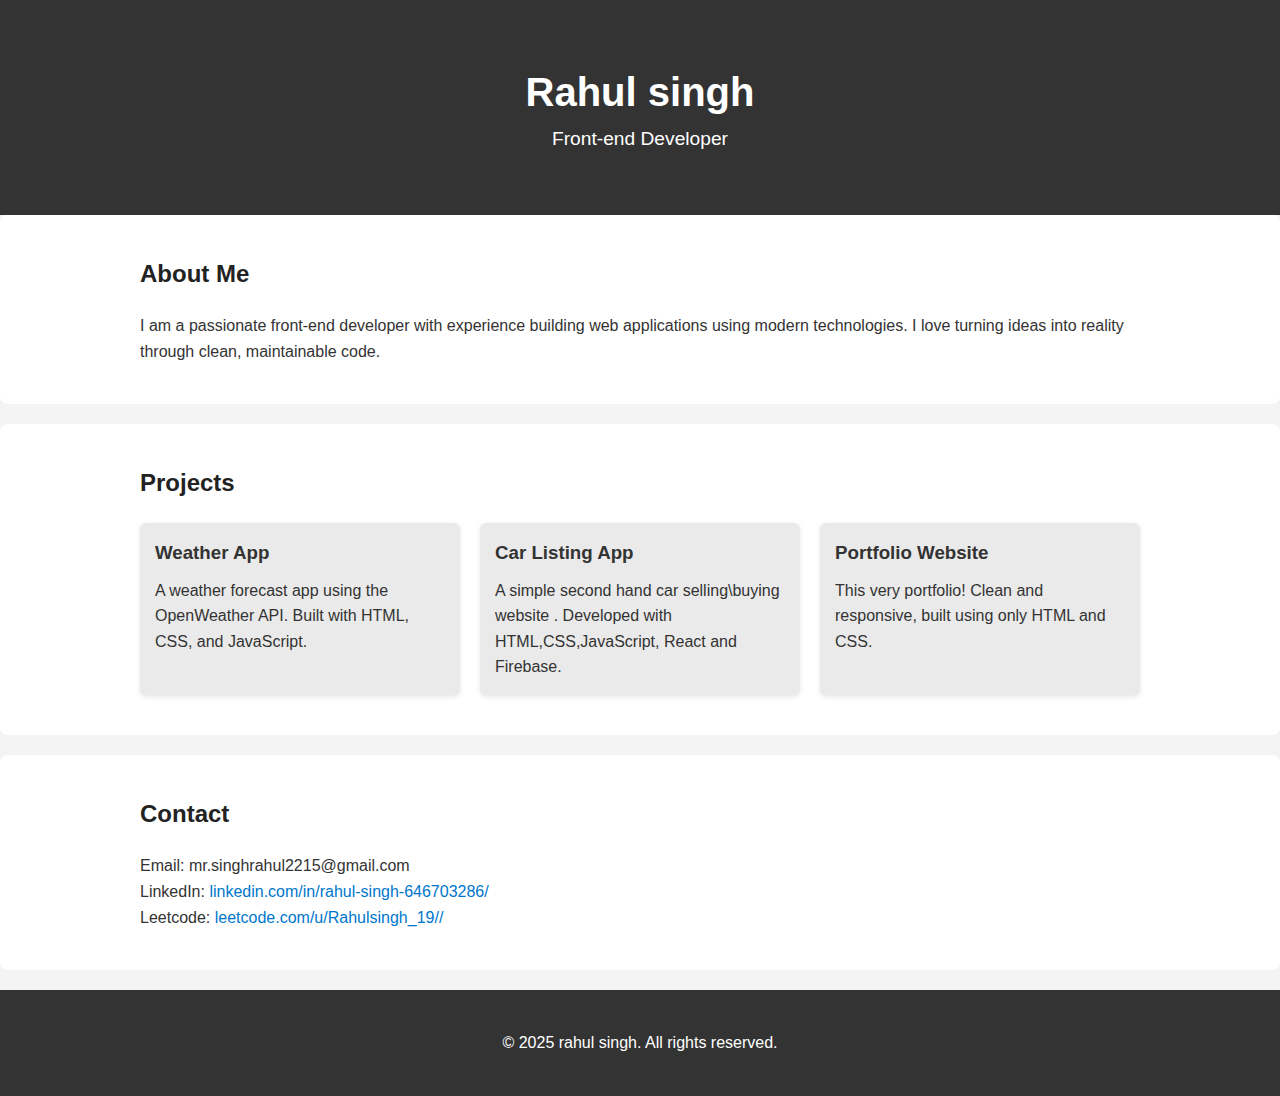
<file: index.html>
<!DOCTYPE html>
<html lang="en">
<head>
  <meta charset="UTF-8" />
  <meta name="viewport" content="width=device-width, initial-scale=1.0"/>
  <title>Developer Portfolio</title>
  <link rel="stylesheet" href="styles.css"/>
</head>
<body>

  <header>
    <div class="container">
      <h1>Rahul singh</h1>
      <p> Front-end Developer</p>
    </div>
  </header>

  <section class="about">
    <div class="container">
      <h2>About Me</h2>
      <p>I am a passionate front-end developer with experience building web applications using modern technologies. I love turning ideas into reality through clean, maintainable code.</p>
    </div>
  </section>

  <section class="projects">
    <div class="container">
      <h2>Projects</h2>
      <div class="project-grid">
        <div class="project-card">
          <h3>Weather App</h3>
          <p>A weather forecast app using the OpenWeather API. Built with HTML, CSS, and JavaScript.</p>
        </div>
        <div class="project-card">
          <h3>Car Listing App </h3>
          <p>A simple second hand car selling\buying website . Developed with HTML,CSS,JavaScript, React and Firebase.</p>
        </div>
        <div class="project-card">
          <h3>Portfolio Website</h3>
          <p>This very portfolio! Clean and responsive, built using only HTML and CSS.</p>
        </div>
      </div>
    </div>
  </section>

  <section class="contact">
    <div class="container">
      <h2>Contact</h2>
      <p>Email: mr.singhrahul2215@gmail.com</p>
      <p>LinkedIn: <a href="https://www.linkedin.com/in/rahul-singh-646703286/" target="_blank">linkedin.com/in/rahul-singh-646703286/</a></p>
      <P>Leetcode: <a href="https://leetcode.com/u/Rahulsingh_19/" target="_blank">leetcode.com/u/Rahulsingh_19//</a></p>
      <in>
    </div>
  </section>

  <footer>
    <div class="container">
      <p>&copy; 2025 rahul singh. All rights reserved.</p>
    </div>
  </footer>

</body>
</html>
</file>
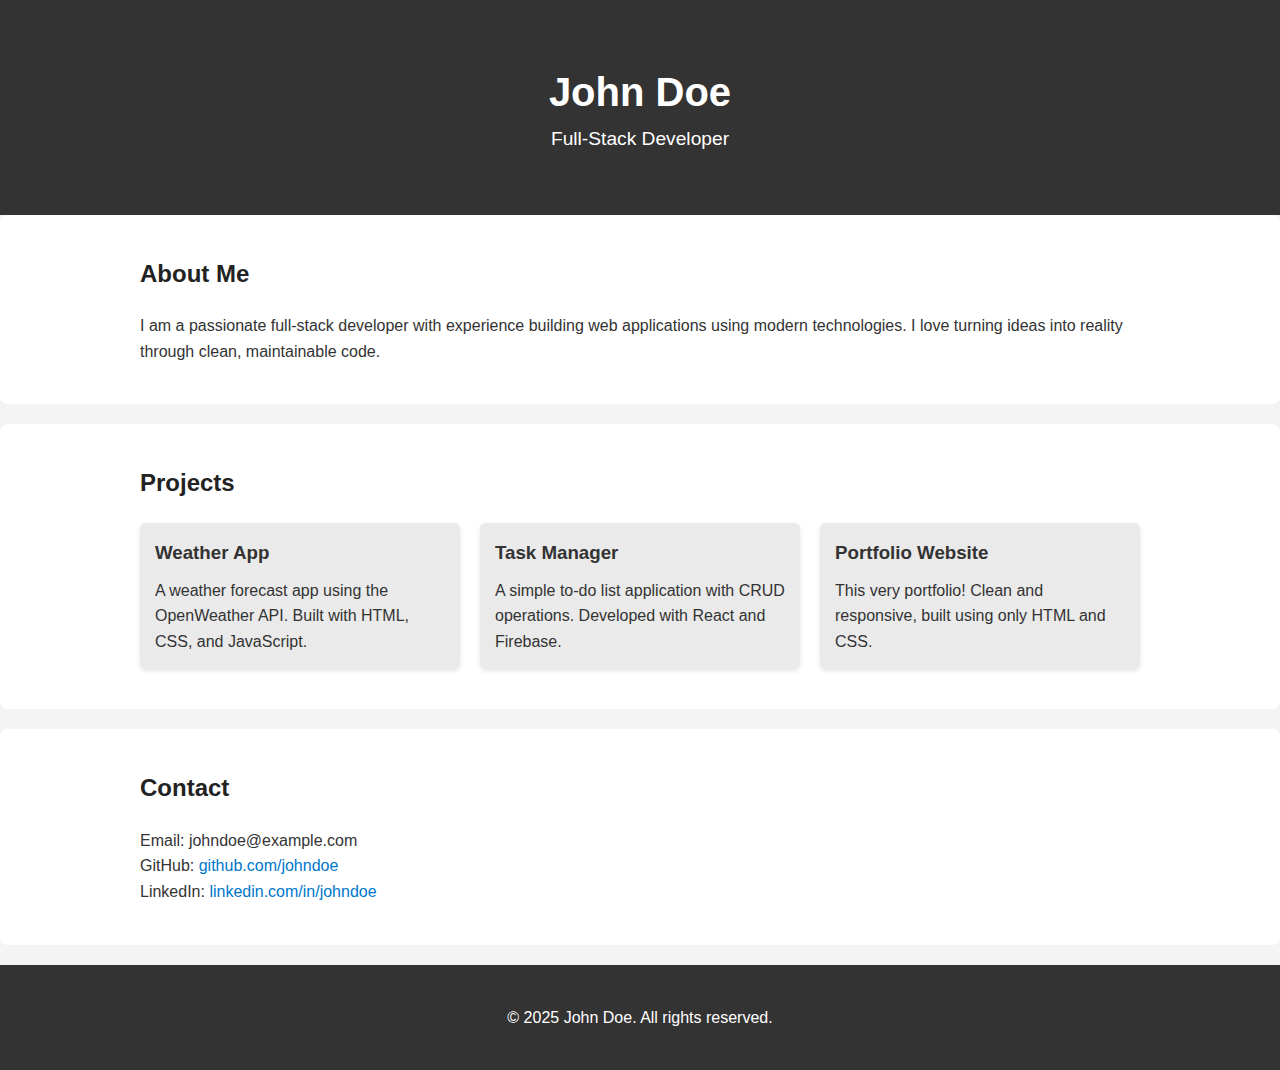
<file: projectTask2.html>
<!DOCTYPE html>
<html lang="en">
<head>
  <meta charset="UTF-8" />
  <meta name="viewport" content="width=device-width, initial-scale=1.0"/>
  <title>Developer Portfolio</title>
  <link rel="stylesheet" href="styles.css"/>
</head>
<body>

  <header>
    <div class="container">
      <h1>John Doe</h1>
      <p>Full-Stack Developer</p>
    </div>
  </header>

  <section class="about">
    <div class="container">
      <h2>About Me</h2>
      <p>I am a passionate full-stack developer with experience building web applications using modern technologies. I love turning ideas into reality through clean, maintainable code.</p>
    </div>
  </section>

  <section class="projects">
    <div class="container">
      <h2>Projects</h2>
      <div class="project-grid">
        <div class="project-card">
          <h3>Weather App</h3>
          <p>A weather forecast app using the OpenWeather API. Built with HTML, CSS, and JavaScript.</p>
        </div>
        <div class="project-card">
          <h3>Task Manager</h3>
          <p>A simple to-do list application with CRUD operations. Developed with React and Firebase.</p>
        </div>
        <div class="project-card">
          <h3>Portfolio Website</h3>
          <p>This very portfolio! Clean and responsive, built using only HTML and CSS.</p>
        </div>
      </div>
    </div>
  </section>

  <section class="contact">
    <div class="container">
      <h2>Contact</h2>
      <p>Email: johndoe@example.com</p>
      <p>GitHub: <a href="https://github.com/johndoe" target="_blank">github.com/johndoe</a></p>
      <p>LinkedIn: <a href="https://linkedin.com/in/johndoe" target="_blank">linkedin.com/in/johndoe</a></p>
    </div>
  </section>

  <footer>
    <div class="container">
      <p>&copy; 2025 John Doe. All rights reserved.</p>
    </div>
  </footer>

</body>
</html>
</file>
<file: styles.css>
* {
  margin: 0;
  padding: 0;
  box-sizing: border-box;
  font-family: 'Arial', sans-serif;
}

body {
  line-height: 1.6;
  background-color: #f4f4f4;
  color: #333;
}

.container {
  width: 90%;
  max-width: 1000px;
  margin: auto;
  padding: 20px 0;
}

header {
  background: #333;
  color: #fff;
  padding: 40px 0;
  text-align: center;
}

header h1 {
  font-size: 2.5rem;
}

header p {
  font-size: 1.2rem;
}

section {
  padding: 40px 0;
}

.about, .projects, .contact {
  background: #fff;
  margin-bottom: 20px;
  padding: 20px;
  border-radius: 8px;
}

h2 {
  margin-bottom: 20px;
  color: #222;
}

.project-grid {
  display: grid;
  grid-template-columns: repeat(auto-fit, minmax(250px, 1fr));
  gap: 20px;
}

.project-card {
  background: #eaeaea;
  padding: 15px;
  border-radius: 6px;
  box-shadow: 0 2px 5px rgba(0,0,0,0.1);
}

.project-card h3 {
  margin-bottom: 10px;
}

a {
  color: #0077cc;
  text-decoration: none;
}

a:hover {
  text-decoration: underline;
}

footer {
  text-align: center;
  padding: 20px 0;
  background: #333;
  color: #fff;
}
</file>
